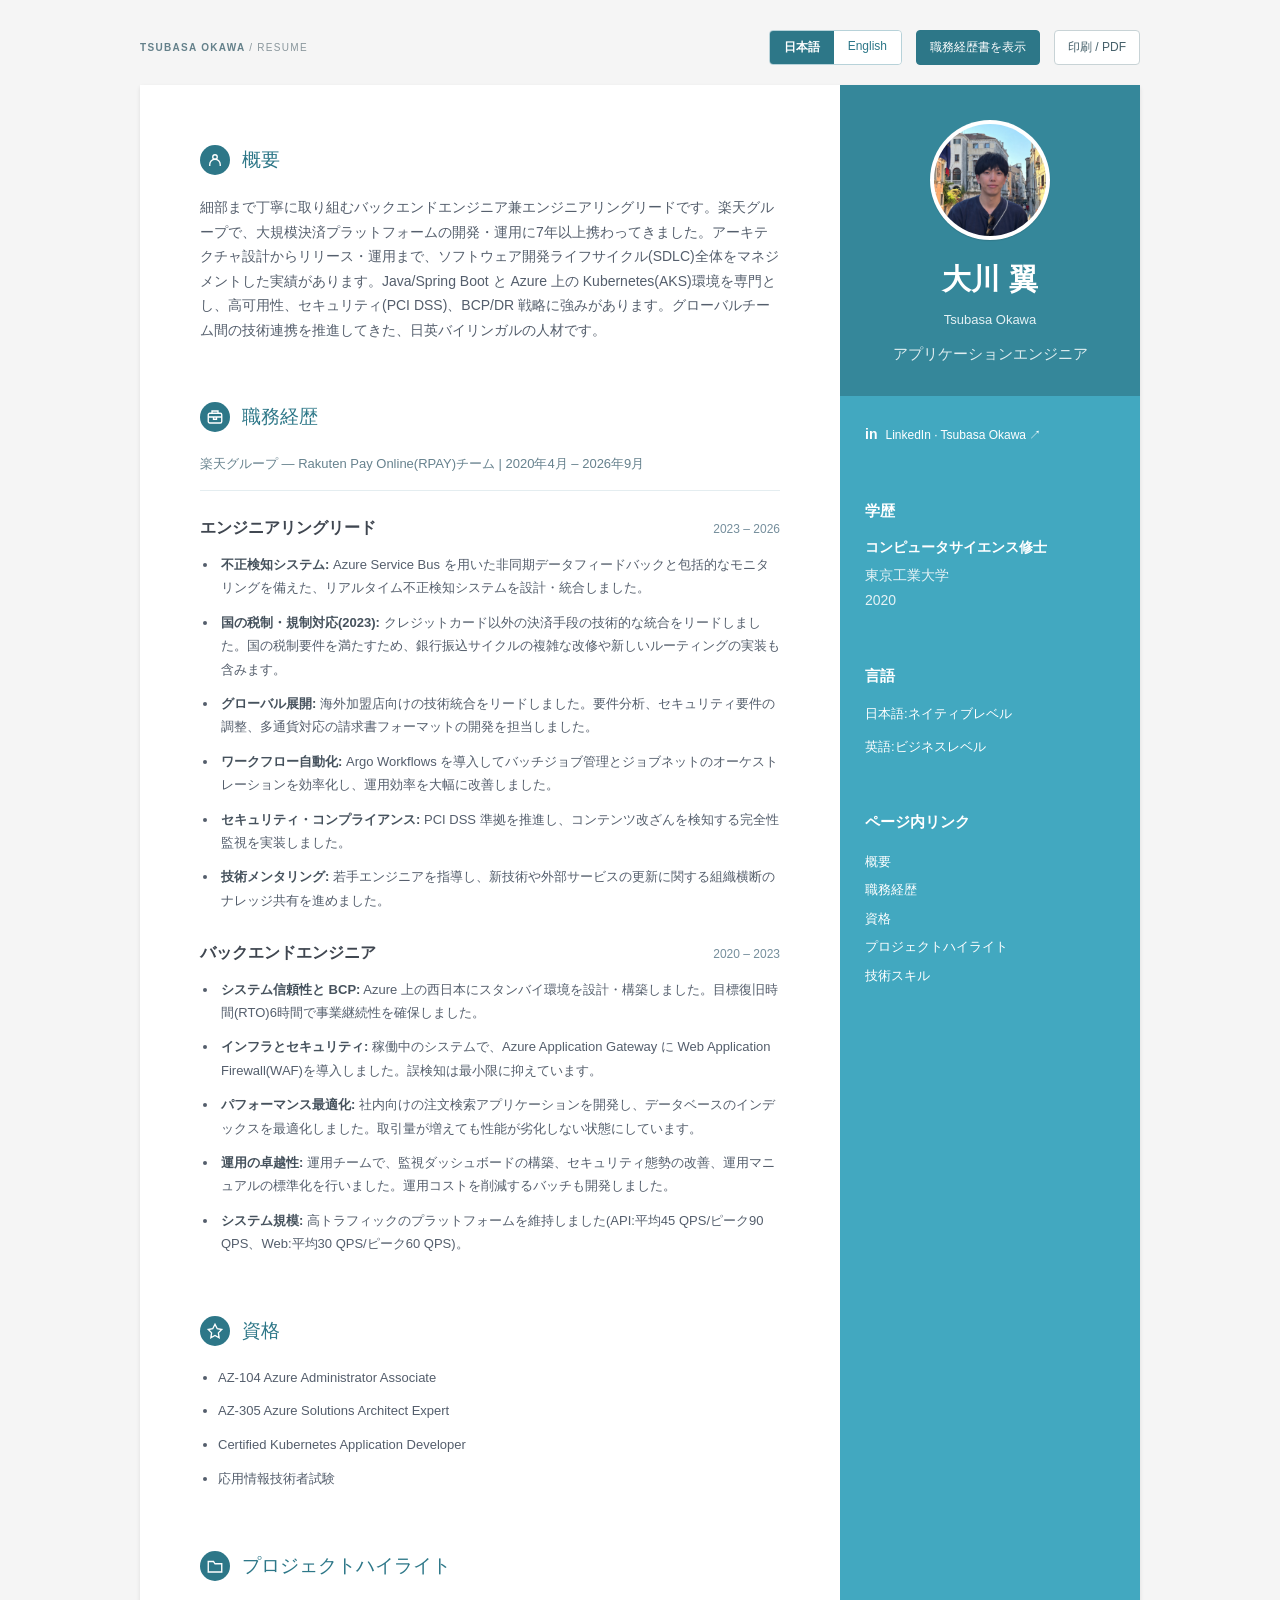
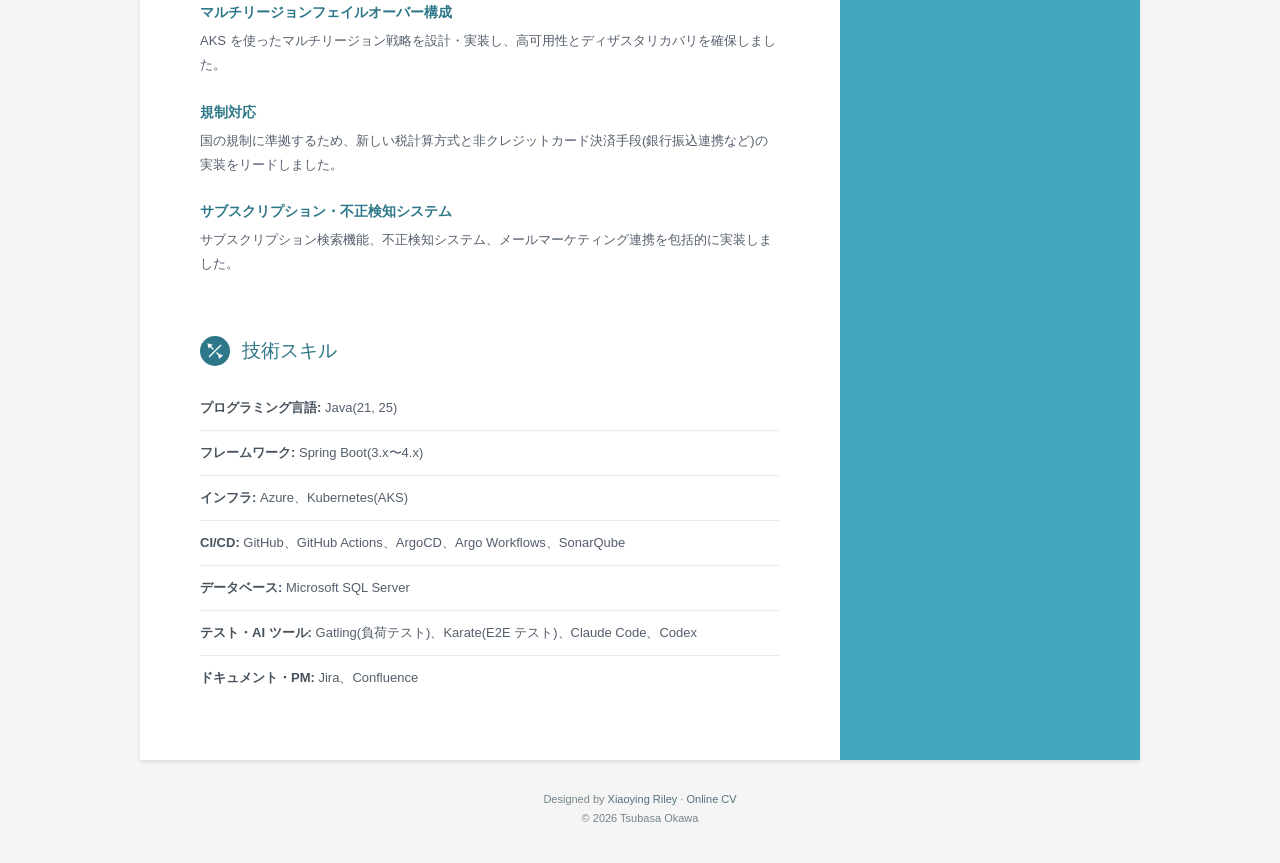
<file: index.html>
<!doctype html><html lang="ja"><head><meta charset="utf-8"><meta name="viewport" content="width=device-width,initial-scale=1"><title>大川 翼 | 履歴書</title><meta name="description" content="細部まで丁寧に取り組むバックエンドエンジニア兼エンジニアリングリードです。楽天グループで、大規模決済プラットフォームの開発・運用に7年以上携わってきました。アーキテクチャ設計からリリース・運用まで、ソフトウェア開発ライフサイクル(SDLC)全体をマネジメントした実績があります。Java/Spring Boot と Azure 上の Kubernetes(AKS)環境を専門とし、高可用性、セキュリティ(PCI DSS)、BCP/DR 戦略に強みがあります。グローバルチーム間の技術連携を推進してきた、日英バイリンガルの人材です。"><meta property="og:title" content="大川 翼 | Resume"><meta property="og:description" content="Backend Engineer & Engineering Lead · Java / Spring Boot · Azure / Kubernetes"><meta property="og:type" content="website"><link rel="alternate" hreflang="ja" href="./"><link rel="alternate" hreflang="en" href="./en/"><link rel="icon" type="image/svg+xml" href="./favicon.svg"><link rel="stylesheet" href="./theme.css"><link rel="stylesheet" href="./custom.css?v=pdf-download-1"><script src="./app.js?v=print-button-only-1" defer></script></head><body><a class="skip-link" href="#main">本文へ移動</a><header class="toolbar"><span class="toolbar-label">TSUBASA OKAWA <span>/ RESUME</span></span><div class="toolbar-actions"><nav class="language-switch" aria-label="表示言語"><a href="./" hreflang="ja" lang="ja" aria-current="page">日本語</a><a href="./en/" hreflang="en" lang="en" >English</a></nav><a class="print-control pdf-download" href="./pdf/ja.pdf" target="_blank" rel="noopener noreferrer" type="application/pdf">職務経歴書を表示</a><button class="print-control" type="button">印刷 / PDF</button></div></header><div class="wrapper"><aside class="sidebar-wrapper" aria-label="プロフィール情報"><div class="profile-container"><img class="avatar profile-photo" src="./profile.jpg" width="120" height="120" alt="大川 翼のプロフィール写真"><h1 class="name">大川 翼</h1><p class="roman-name">Tsubasa Okawa</p><p class="tagline">アプリケーションエンジニア</p></div><div class="contact-container container-block"><ul class="contact-list list-unstyled"><li><a href="https://www.linkedin.com/in/tsubasa-okawa-060a80186" target="_blank" rel="noopener noreferrer"><span class="linkedin-icon" aria-hidden="true">in</span>LinkedIn · Tsubasa Okawa ↗</a></li></ul></div><section class="education-container container-block"><h2 class="container-block-title">学歴</h2><div class="item"><h3 class="degree">コンピュータサイエンス修士</h3><p class="meta">東京工業大学</p><p class="time">2020</p></div></section><section class="languages-container container-block"><h2 class="container-block-title">言語</h2><ul class="languages-list list-unstyled"><li>日本語:ネイティブレベル</li><li>英語:ビジネスレベル</li></ul></section><nav class="container-block resume-nav" aria-label="ページ内リンク"><h2 class="container-block-title">ページ内リンク</h2><ul class="list-unstyled"><li><a href="#profile">概要</a></li><li><a href="#experience">職務経歴</a></li><li><a href="#certifications">資格</a></li><li><a href="#projects">プロジェクトハイライト</a></li><li><a href="#skills">技術スキル</a></li></ul></nav></aside><main class="main-wrapper" id="main"><section class="section summary-section"><h2 class="section-title" id="profile"><span class="section-icon" aria-hidden="true"><svg viewBox="0 0 24 24" fill="none" stroke="currentColor" stroke-width="1.8"><circle cx="12" cy="8" r="3"/><path d="M5 20v-2a7 7 0 0 1 14 0v2"/></svg></span>概要</h2><p>細部まで丁寧に取り組むバックエンドエンジニア兼エンジニアリングリードです。楽天グループで、大規模決済プラットフォームの開発・運用に7年以上携わってきました。アーキテクチャ設計からリリース・運用まで、ソフトウェア開発ライフサイクル(SDLC)全体をマネジメントした実績があります。Java/Spring Boot と Azure 上の Kubernetes(AKS)環境を専門とし、高可用性、セキュリティ(PCI DSS)、BCP/DR 戦略に強みがあります。グローバルチーム間の技術連携を推進してきた、日英バイリンガルの人材です。</p></section><section class="section experiences-section"><h2 class="section-title" id="experience"><span class="section-icon" aria-hidden="true"><svg viewBox="0 0 24 24" fill="none" stroke="currentColor" stroke-width="1.8"><rect x="3" y="7" width="18" height="13" rx="2"/><path d="M8 7V4h8v3M3 12h18M10 12v3h4v-3"/></svg></span>職務経歴</h2><p class="employer">楽天グループ — Rakuten Pay Online(RPAY)チーム | 2020年4月 – 2026年9月</p><article class="item"><div class="upper-row"><h3 class="job-title">エンジニアリングリード</h3><span class="time">2023 – 2026</span></div><ul class="achievement-list"><li><strong>不正検知システム:</strong> Azure Service Bus を用いた非同期データフィードバックと包括的なモニタリングを備えた、リアルタイム不正検知システムを設計・統合しました。</li><li><strong>国の税制・規制対応(2023):</strong> クレジットカード以外の決済手段の技術的な統合をリードしました。国の税制要件を満たすため、銀行振込サイクルの複雑な改修や新しいルーティングの実装も含みます。</li><li><strong>グローバル展開:</strong> 海外加盟店向けの技術統合をリードしました。要件分析、セキュリティ要件の調整、多通貨対応の請求書フォーマットの開発を担当しました。</li><li><strong>ワークフロー自動化:</strong> Argo Workflows を導入してバッチジョブ管理とジョブネットのオーケストレーションを効率化し、運用効率を大幅に改善しました。</li><li><strong>セキュリティ・コンプライアンス:</strong> PCI DSS 準拠を推進し、コンテンツ改ざんを検知する完全性監視を実装しました。</li><li><strong>技術メンタリング:</strong> 若手エンジニアを指導し、新技術や外部サービスの更新に関する組織横断のナレッジ共有を進めました。</li></ul></article><article class="item"><div class="upper-row"><h3 class="job-title">バックエンドエンジニア</h3><span class="time">2020 – 2023</span></div><ul class="achievement-list"><li><strong>システム信頼性と BCP:</strong> Azure 上の西日本にスタンバイ環境を設計・構築しました。目標復旧時間(RTO)6時間で事業継続性を確保しました。</li><li><strong>インフラとセキュリティ:</strong> 稼働中のシステムで、Azure Application Gateway に Web Application Firewall(WAF)を導入しました。誤検知は最小限に抑えています。</li><li><strong>パフォーマンス最適化:</strong> 社内向けの注文検索アプリケーションを開発し、データベースのインデックスを最適化しました。取引量が増えても性能が劣化しない状態にしています。</li><li><strong>運用の卓越性:</strong> 運用チームで、監視ダッシュボードの構築、セキュリティ態勢の改善、運用マニュアルの標準化を行いました。運用コストを削減するバッチも開発しました。</li><li><strong>システム規模:</strong> 高トラフィックのプラットフォームを維持しました(API:平均45 QPS/ピーク90 QPS、Web:平均30 QPS/ピーク60 QPS)。</li></ul></article></section><section class="section certifications-section"><h2 class="section-title" id="certifications"><span class="section-icon" aria-hidden="true"><svg viewBox="0 0 24 24" fill="none" stroke="currentColor" stroke-width="1.8"><path d="m12 3 3 6 6 1-4.5 4.5 1 6.5-5.5-3-5.5 3 1-6.5L3 10l6-1z"/></svg></span>資格</h2><ul class="certification-list"><li>AZ-104 Azure Administrator Associate</li><li>AZ-305 Azure Solutions Architect Expert</li><li>Certified Kubernetes Application Developer</li><li>応用情報技術者試験</li></ul></section><section class="section projects-section"><h2 class="section-title" id="projects"><span class="section-icon" aria-hidden="true"><svg viewBox="0 0 24 24" fill="none" stroke="currentColor" stroke-width="1.8"><path d="M3 6h7l2 3h9v11H3z"/></svg></span>プロジェクトハイライト</h2><article class="item project-item"><h3 class="project-title">マルチリージョンフェイルオーバー構成</h3><p>AKS を使ったマルチリージョン戦略を設計・実装し、高可用性とディザスタリカバリを確保しました。</p></article><article class="item project-item"><h3 class="project-title">規制対応</h3><p>国の規制に準拠するため、新しい税計算方式と非クレジットカード決済手段(銀行振込連携など)の実装をリードしました。</p></article><article class="item project-item"><h3 class="project-title">サブスクリプション・不正検知システム</h3><p>サブスクリプション検索機能、不正検知システム、メールマーケティング連携を包括的に実装しました。</p></article></section><section class="section skillset"><h2 class="section-title" id="skills"><span class="section-icon" aria-hidden="true"><svg viewBox="0 0 24 24" fill="none" stroke="currentColor" stroke-width="1.8"><path d="m4 4 6 6M14 14l6 6M4 20l16-16M3 3l4 1-3 3zM17 17l4 1-3 3z"/></svg></span>技術スキル</h2><div class="skill-row"><strong>プログラミング言語:</strong> Java(21, 25)</div><div class="skill-row"><strong>フレームワーク:</strong> Spring Boot(3.x〜4.x)</div><div class="skill-row"><strong>インフラ:</strong> Azure、Kubernetes(AKS)</div><div class="skill-row"><strong>CI/CD:</strong> GitHub、GitHub Actions、ArgoCD、Argo Workflows、SonarQube</div><div class="skill-row"><strong>データベース:</strong> Microsoft SQL Server</div><div class="skill-row"><strong>テスト・AI ツール:</strong> Gatling(負荷テスト)、Karate(E2E テスト)、Claude Code、Codex</div><div class="skill-row"><strong>ドキュメント・PM:</strong> Jira、Confluence</div></section></main></div><footer class="footer"><small class="copyright">Designed by <a href="https://themes.3rdwavemedia.com/" target="_blank" rel="noopener noreferrer">Xiaoying Riley</a> · <a href="https://github.com/sharu725/online-cv" target="_blank" rel="noopener noreferrer">Online CV</a><br>© 2026 Tsubasa Okawa</small></footer></body></html>
</file>
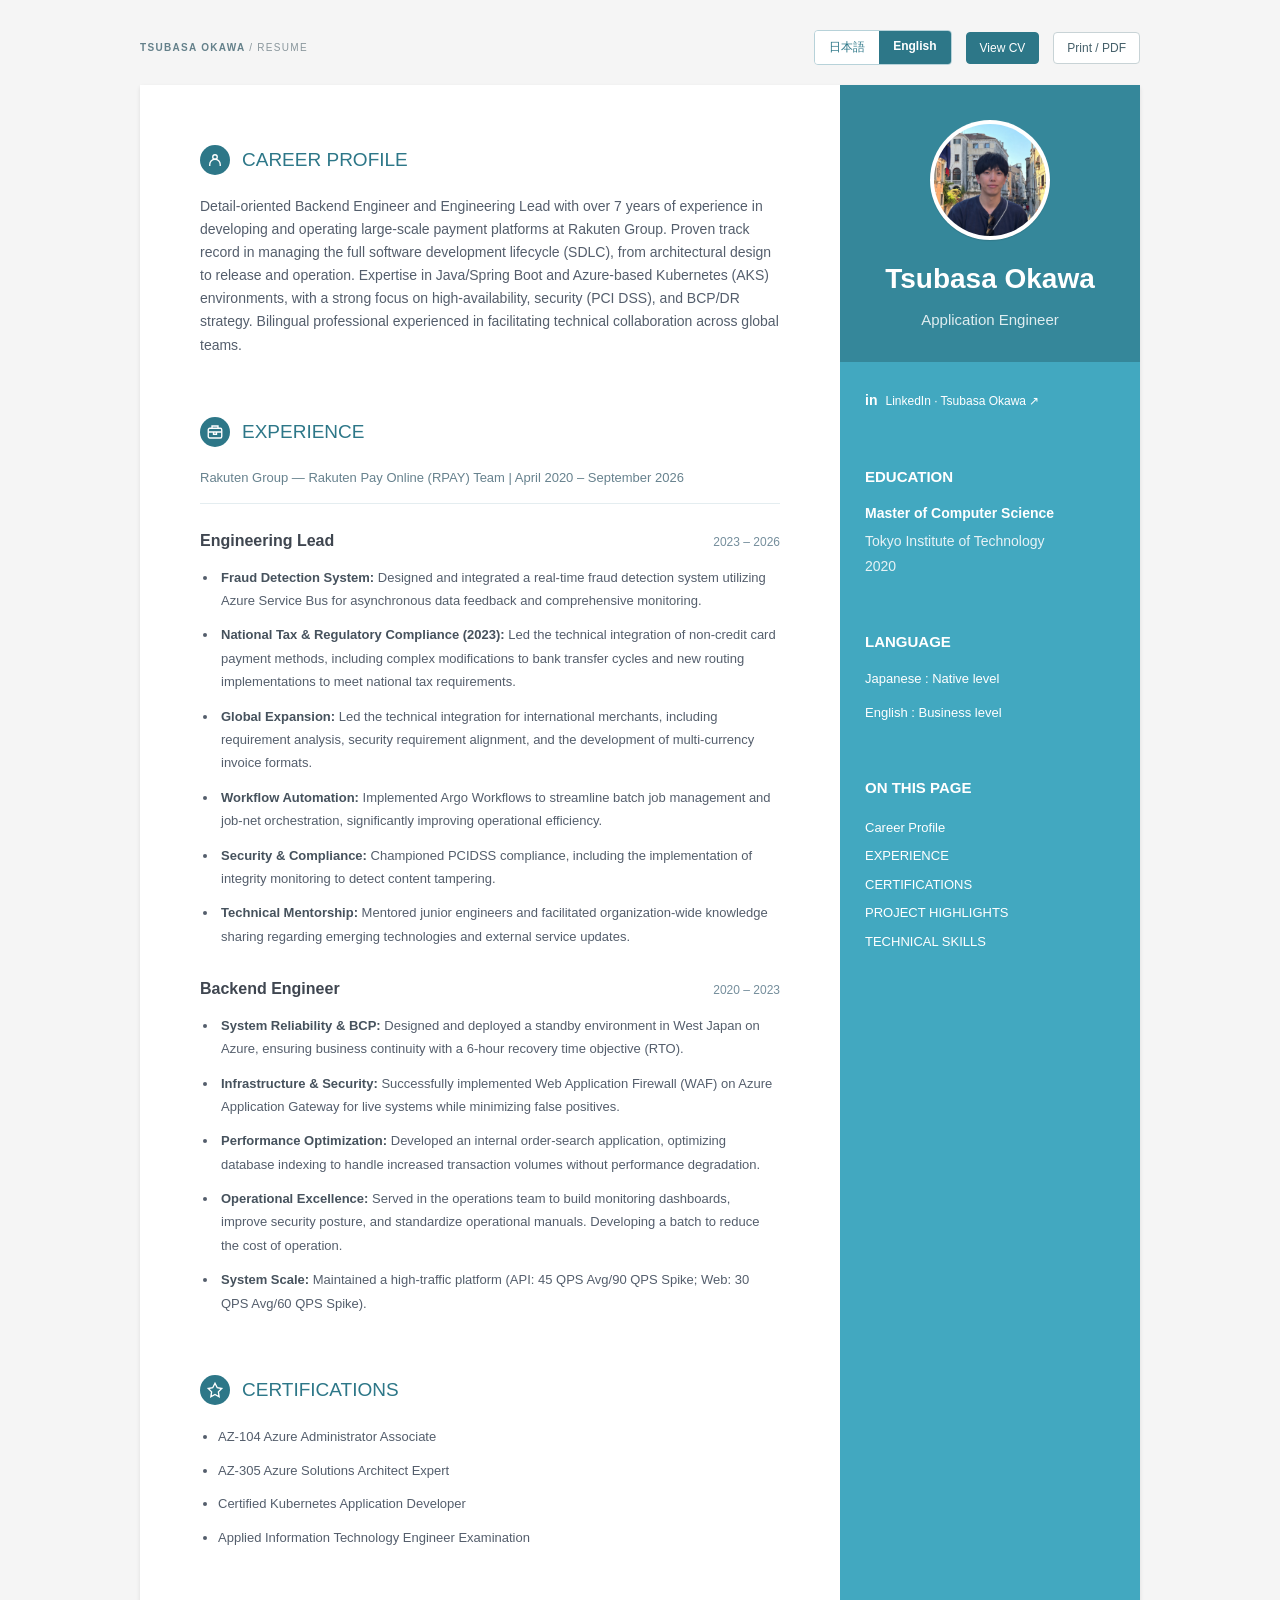
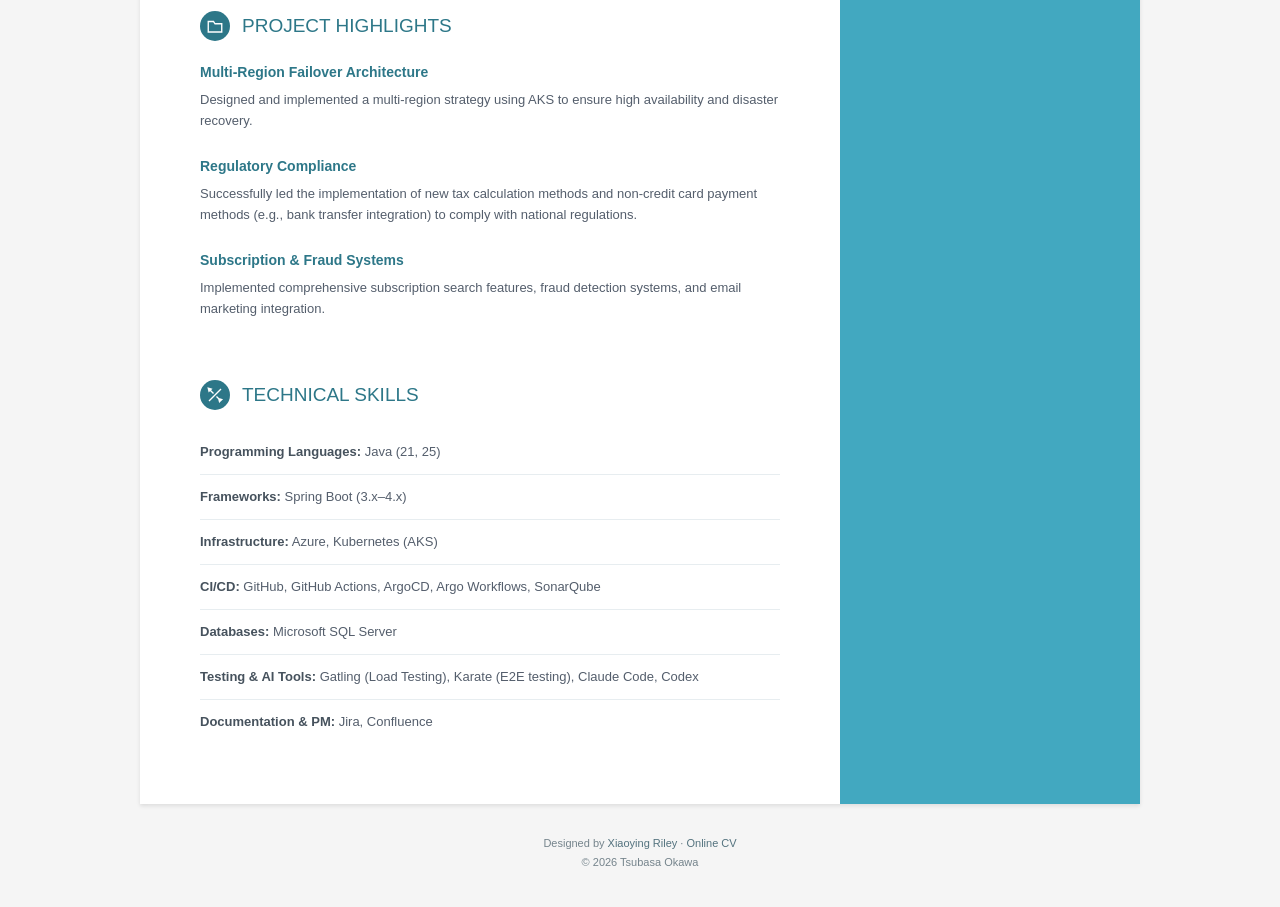
<file: en/index.html>
<!doctype html><html lang="en"><head><meta charset="utf-8"><meta name="viewport" content="width=device-width,initial-scale=1"><title>Tsubasa Okawa | Resume</title><meta name="description" content="Detail-oriented Backend Engineer and Engineering Lead with over 7 years of experience in developing and operating large-scale payment platforms at Rakuten Group. Proven track record in managing the full software development lifecycle (SDLC), from architectural design to release and operation. Expertise in Java/Spring Boot and Azure-based Kubernetes (AKS) environments, with a strong focus on high-availability, security (PCI DSS), and BCP/DR strategy. Bilingual professional experienced in facilitating technical collaboration across global teams."><meta property="og:title" content="Tsubasa Okawa | Resume"><meta property="og:description" content="Backend Engineer & Engineering Lead · Java / Spring Boot · Azure / Kubernetes"><meta property="og:type" content="website"><link rel="alternate" hreflang="ja" href="../"><link rel="alternate" hreflang="en" href="./"><link rel="icon" type="image/svg+xml" href="../favicon.svg"><link rel="stylesheet" href="../theme.css"><link rel="stylesheet" href="../custom.css?v=pdf-download-1"><script src="../app.js?v=print-button-only-1" defer></script></head><body><a class="skip-link" href="#main">Skip to content</a><header class="toolbar"><span class="toolbar-label">TSUBASA OKAWA <span>/ RESUME</span></span><div class="toolbar-actions"><nav class="language-switch" aria-label="Display language"><a href="../" hreflang="ja" lang="ja" >日本語</a><a href="./" hreflang="en" lang="en" aria-current="page">English</a></nav><a class="print-control pdf-download" href="../pdf/en.pdf" target="_blank" rel="noopener noreferrer" type="application/pdf">View CV</a><button class="print-control" type="button">Print / PDF</button></div></header><div class="wrapper"><aside class="sidebar-wrapper" aria-label="Profile details"><div class="profile-container"><img class="avatar profile-photo" src="../profile.jpg" width="120" height="120" alt="Portrait of Tsubasa Okawa"><h1 class="name">Tsubasa Okawa</h1><p class="tagline">Application Engineer</p></div><div class="contact-container container-block"><ul class="contact-list list-unstyled"><li><a href="https://www.linkedin.com/in/tsubasa-okawa-060a80186" target="_blank" rel="noopener noreferrer"><span class="linkedin-icon" aria-hidden="true">in</span>LinkedIn · Tsubasa Okawa ↗</a></li></ul></div><section class="education-container container-block"><h2 class="container-block-title">EDUCATION</h2><div class="item"><h3 class="degree">Master of Computer Science</h3><p class="meta">Tokyo Institute of Technology</p><p class="time">2020</p></div></section><section class="languages-container container-block"><h2 class="container-block-title">LANGUAGE</h2><ul class="languages-list list-unstyled"><li>Japanese : Native level</li><li>English : Business level</li></ul></section><nav class="container-block resume-nav" aria-label="On this page"><h2 class="container-block-title">On this page</h2><ul class="list-unstyled"><li><a href="#profile">Career Profile</a></li><li><a href="#experience">EXPERIENCE</a></li><li><a href="#certifications">CERTIFICATIONS</a></li><li><a href="#projects">PROJECT HIGHLIGHTS</a></li><li><a href="#skills">TECHNICAL SKILLS</a></li></ul></nav></aside><main class="main-wrapper" id="main"><section class="section summary-section"><h2 class="section-title" id="profile"><span class="section-icon" aria-hidden="true"><svg viewBox="0 0 24 24" fill="none" stroke="currentColor" stroke-width="1.8"><circle cx="12" cy="8" r="3"/><path d="M5 20v-2a7 7 0 0 1 14 0v2"/></svg></span>Career Profile</h2><p>Detail-oriented Backend Engineer and Engineering Lead with over 7 years of experience in developing and operating large-scale payment platforms at Rakuten Group. Proven track record in managing the full software development lifecycle (SDLC), from architectural design to release and operation. Expertise in Java/Spring Boot and Azure-based Kubernetes (AKS) environments, with a strong focus on high-availability, security (PCI DSS), and BCP/DR strategy. Bilingual professional experienced in facilitating technical collaboration across global teams.</p></section><section class="section experiences-section"><h2 class="section-title" id="experience"><span class="section-icon" aria-hidden="true"><svg viewBox="0 0 24 24" fill="none" stroke="currentColor" stroke-width="1.8"><rect x="3" y="7" width="18" height="13" rx="2"/><path d="M8 7V4h8v3M3 12h18M10 12v3h4v-3"/></svg></span>EXPERIENCE</h2><p class="employer">Rakuten Group — Rakuten Pay Online (RPAY) Team | April 2020 – September 2026</p><article class="item"><div class="upper-row"><h3 class="job-title">Engineering Lead</h3><span class="time">2023 – 2026</span></div><ul class="achievement-list"><li><strong>Fraud Detection System:</strong> Designed and integrated a real-time fraud detection system utilizing Azure Service Bus for asynchronous data feedback and comprehensive monitoring.</li><li><strong>National Tax &amp; Regulatory Compliance (2023):</strong> Led the technical integration of non-credit card payment methods, including complex modifications to bank transfer cycles and new routing implementations to meet national tax requirements.</li><li><strong>Global Expansion:</strong> Led the technical integration for international merchants, including requirement analysis, security requirement alignment, and the development of multi-currency invoice formats.</li><li><strong>Workflow Automation:</strong> Implemented Argo Workflows to streamline batch job management and job-net orchestration, significantly improving operational efficiency.</li><li><strong>Security &amp; Compliance:</strong> Championed PCIDSS compliance, including the implementation of integrity monitoring to detect content tampering.</li><li><strong>Technical Mentorship:</strong> Mentored junior engineers and facilitated organization-wide knowledge sharing regarding emerging technologies and external service updates.</li></ul></article><article class="item"><div class="upper-row"><h3 class="job-title">Backend Engineer</h3><span class="time">2020 – 2023</span></div><ul class="achievement-list"><li><strong>System Reliability &amp; BCP:</strong> Designed and deployed a standby environment in West Japan on Azure, ensuring business continuity with a 6-hour recovery time objective (RTO).</li><li><strong>Infrastructure &amp; Security:</strong> Successfully implemented Web Application Firewall (WAF) on Azure Application Gateway for live systems while minimizing false positives.</li><li><strong>Performance Optimization:</strong> Developed an internal order-search application, optimizing database indexing to handle increased transaction volumes without performance degradation.</li><li><strong>Operational Excellence:</strong> Served in the operations team to build monitoring dashboards, improve security posture, and standardize operational manuals. Developing a batch to reduce the cost of operation.</li><li><strong>System Scale:</strong> Maintained a high-traffic platform (API: 45 QPS Avg/90 QPS Spike; Web: 30 QPS Avg/60 QPS Spike).</li></ul></article></section><section class="section certifications-section"><h2 class="section-title" id="certifications"><span class="section-icon" aria-hidden="true"><svg viewBox="0 0 24 24" fill="none" stroke="currentColor" stroke-width="1.8"><path d="m12 3 3 6 6 1-4.5 4.5 1 6.5-5.5-3-5.5 3 1-6.5L3 10l6-1z"/></svg></span>CERTIFICATIONS</h2><ul class="certification-list"><li>AZ-104  Azure Administrator Associate</li><li>AZ-305 Azure Solutions Architect Expert</li><li>Certified Kubernetes Application Developer</li><li>Applied Information Technology Engineer Examination</li></ul></section><section class="section projects-section"><h2 class="section-title" id="projects"><span class="section-icon" aria-hidden="true"><svg viewBox="0 0 24 24" fill="none" stroke="currentColor" stroke-width="1.8"><path d="M3 6h7l2 3h9v11H3z"/></svg></span>PROJECT HIGHLIGHTS</h2><article class="item project-item"><h3 class="project-title">Multi-Region Failover Architecture</h3><p>Designed and implemented a multi-region strategy using AKS to ensure high availability and disaster recovery.</p></article><article class="item project-item"><h3 class="project-title">Regulatory Compliance</h3><p>Successfully led the implementation of new tax calculation methods and non-credit card payment methods (e.g., bank transfer integration) to comply with national regulations.</p></article><article class="item project-item"><h3 class="project-title">Subscription &amp; Fraud Systems</h3><p>Implemented comprehensive subscription search features, fraud detection systems, and email marketing integration.</p></article></section><section class="section skillset"><h2 class="section-title" id="skills"><span class="section-icon" aria-hidden="true"><svg viewBox="0 0 24 24" fill="none" stroke="currentColor" stroke-width="1.8"><path d="m4 4 6 6M14 14l6 6M4 20l16-16M3 3l4 1-3 3zM17 17l4 1-3 3z"/></svg></span>TECHNICAL SKILLS</h2><div class="skill-row"><strong>Programming Languages:</strong> Java (21, 25)</div><div class="skill-row"><strong>Frameworks:</strong> Spring Boot (3.x–4.x)</div><div class="skill-row"><strong>Infrastructure:</strong> Azure, Kubernetes (AKS)</div><div class="skill-row"><strong>CI/CD:</strong> GitHub, GitHub Actions, ArgoCD, Argo Workflows, SonarQube</div><div class="skill-row"><strong>Databases:</strong> Microsoft SQL Server</div><div class="skill-row"><strong>Testing &amp; AI Tools:</strong> Gatling (Load Testing), Karate (E2E testing), Claude Code, Codex</div><div class="skill-row"><strong>Documentation &amp; PM:</strong> Jira, Confluence</div></section></main></div><footer class="footer"><small class="copyright">Designed by <a href="https://themes.3rdwavemedia.com/" target="_blank" rel="noopener noreferrer">Xiaoying Riley</a> · <a href="https://github.com/sharu725/online-cv" target="_blank" rel="noopener noreferrer">Online CV</a><br>© 2026 Tsubasa Okawa</small></footer></body></html>
</file>
<file: theme.css>
body{font-family:"Roboto", sans-serif;color:#545E6C;background:#f5f5f5;font-size:14px;padding:30px;-webkit-font-smoothing:antialiased;-moz-osx-font-smoothing:grayscale}h1,h2,h3,h4,h5,h6{font-weight:700}a{color:#2d7788}a:hover{text-decoration:underline;color:#1a454f}a:focus{text-decoration:none}p{line-height:1.5}.wrapper{display:grid;grid-template-columns:repeat(10, 1fr);background:#42A8C0;max-width:1000px;margin:0 auto;position:relative;-webkit-box-shadow:0px 2px 4px rgba(0,0,0,0.1);-moz-box-shadow:0px 2px 4px rgba(0,0,0,0.1);box-shadow:0px 2px 4px rgba(0,0,0,0.1)}.sidebar-wrapper{grid-column:span 3;order:2;background:#42A8C0;color:#fff}.sidebar-wrapper a{color:#fff}.sidebar-wrapper .profile-container{padding:30px;background:rgba(0,0,0,0.2);text-align:center;color:#fff}.sidebar-wrapper .name{font-size:32px;font-weight:900;margin-top:0;margin-bottom:10px}.sidebar-wrapper .tagline{color:rgba(255,255,255,0.6);font-size:16px;font-weight:400;margin-top:0;margin-bottom:0}.sidebar-wrapper .profile{margin-bottom:15px}.sidebar-wrapper .avatar{max-width:100px;margin-bottom:15px;border:0px solid #fff;border-radius:100%;box-shadow:0 1px 1px rgba(0,0,0,0.1)}.sidebar-wrapper .contact-list .fas,.sidebar-wrapper .contact-list .fab,.sidebar-wrapper .contact-list .far{margin-right:5px;font-size:18px;vertical-align:middle}.sidebar-wrapper .contact-list li{margin-bottom:15px}.sidebar-wrapper .contact-list li:last-child{margin-bottom:0}.sidebar-wrapper .container-block{padding:30px}.sidebar-wrapper .container-block-title{text-transform:uppercase;font-size:16px;font-weight:700;margin-top:0;margin-bottom:15px}.sidebar-wrapper .degree{font-size:14px;margin-top:0;margin-bottom:5px}.sidebar-wrapper .education-container .item{margin-bottom:15px}.sidebar-wrapper .education-container .item:last-child{margin-bottom:0}.sidebar-wrapper .education-container .meta{color:rgba(255,255,255,0.6);font-weight:500;margin-bottom:0px;margin-top:0}.sidebar-wrapper .education-container .time{color:rgba(255,255,255,0.6);font-weight:500;margin-bottom:0px}.sidebar-wrapper .languages-container .lang-desc{color:rgba(255,255,255,0.6)}.sidebar-wrapper .languages-list{margin-bottom:0}.sidebar-wrapper .languages-list li{margin-bottom:10px}.sidebar-wrapper .languages-list li:last-child{margin-bottom:0}.sidebar-wrapper .interests-list{margin-bottom:0}.sidebar-wrapper .interests-list li{margin-bottom:10px}.sidebar-wrapper .interests-list li:last-child{margin-bottom:0}.main-wrapper{grid-column:span 7;order:1;background:#fff;padding:60px}.main-wrapper .section-title{text-transform:uppercase;font-size:20px;font-weight:500;color:#2d7788;position:relative;margin-top:0;margin-bottom:20px}.main-wrapper .section{margin-bottom:60px}.main-wrapper .experiences-section .item,.main-wrapper .recommendations-section .item,.main-wrapper .educations-section .item{margin-bottom:30px}.main-wrapper .upper-row,.main-wrapper .second-upper-row{position:relative;overflow:hidden;margin-bottom:2px;display:flex}.main-wrapper .job-title,.main-wrapper .degree,.main-wrapper .cert-title,.main-wrapper .recommendation-person{color:#3F4650;font-size:16px;margin-top:0;margin-bottom:0;font-weight:500;flex:75%}.main-wrapper .time,.main-wrapper .cert-url{position:absolute;right:0;top:0;color:#97AAC3;flex:25%}.main-wrapper .company,.main-wrapper .recommendation-role,.main-wrapper .university,.main-wrapper .cert-org{margin-bottom:10px;color:#97AAC3}.main-wrapper .project-title{font-size:16px;font-weight:400;margin-top:0;margin-bottom:5px;color:#2d7788}.main-wrapper .projects-section .intro{margin-bottom:30px}.main-wrapper .projects-section .item{margin-bottom:15px}.main-wrapper .oss-section .intro{margin-bottom:30px}.main-wrapper .oss-section .item{margin-bottom:15px}.main-wrapper .publication-title{font-size:16px;font-weight:400;color:#3F4650;margin-bottom:1px}.main-wrapper .publication-authors{font-style:italic;color:#97AAC3;margin-bottom:1px}.main-wrapper .publications-section .intro{margin-bottom:30px}.main-wrapper .publications-section .item{margin-bottom:15px}.skillset .item{margin-bottom:15px;overflow:hidden}.skillset .level-title{font-size:14px;margin-top:0;margin-bottom:12px}.skillset .level-bar{height:12px;background:#f5f5f5}.skillset .level-bar-inner{height:12px;background:#7bc2d3}.footer{padding-top:30px}.footer .copyright{line-height:1.6;color:#545E6C;font-size:13px}.footer .fa-heart{color:#fb866a}.print-button{position:fixed;top:20px;right:120px;z-index:1000;background:#42A8C0;color:#fff;padding:8px 15px;border-radius:4px;border:none;cursor:pointer;font-size:14px;box-shadow:0 2px 5px rgba(0,0,0,0.15);transition:all 0.3s ease}.print-button:hover{background:#34889b;transform:translateY(-1px);box-shadow:0 4px 8px rgba(0,0,0,0.2)}.print-button:active{transform:translateY(0);box-shadow:0 2px 4px rgba(0,0,0,0.1)}.print-button .fas{margin-right:5px}.pdf-button{position:fixed;top:20px;right:20px;z-index:1000;background:#42A8C0;color:#fff;padding:8px 15px;border-radius:4px;border:none;cursor:pointer;font-size:14px;box-shadow:0 2px 5px rgba(0,0,0,0.15);transition:all 0.3s ease}.pdf-button:hover{background:#34889b;transform:translateY(-1px);box-shadow:0 4px 8px rgba(0,0,0,0.2)}.pdf-button:active{transform:translateY(0);box-shadow:0 2px 4px rgba(0,0,0,0.1)}.pdf-button:disabled{opacity:0.7;cursor:not-allowed}.pdf-button .fas{margin-right:5px}@media (max-width: 767px){body{padding:0}.sidebar-wrapper{position:static;width:inherit}.wrapper{display:block}.main-wrapper{padding:30px}.main-wrapper .time{position:static;display:block;margin-top:5px}.main-wrapper .upper-row{margin-bottom:0}}@media (min-width: 992px){.skillset .level-title{float:left;width:30%;margin-bottom:0}.skillset .level-bar{width:70%;float:left;position:relative;top:1px}}.skillset .level-bar-inner{width:auto;-webkit-transition:width 2s ease-in-out;-moz-transition:width 2s ease-in-out;-o-transition:width 2s ease-in-out;transition:width 2s ease-in-out}.d-flex{display:flex}.ml-auto{margin-left:auto}.mr-1{margin-right:0.5rem}.mb-1{margin-bottom:0.5rem}@media print{@page{size:A4}body{font-size:9pt;background-color:white;padding:0}.wrapper{max-width:100%}.main-wrapper .time{padding:10px 30px 10px 10px;-webkit-print-color-adjust:exact}.sidebar-wrapper{position:static;-webkit-print-color-adjust:exact}.remove-container.container-block{display:none}footer{display:none}.skillset,.container-block{break-inside:avoid}.skillset .level-bar-inner{background-color:#42A8C0 !important;-webkit-print-color-adjust:exact}.fa-inverse,.fa-inverse:after,.fa-inverse:before{color:#ffffff !important}.print-button,.pdf-button,.d-print-none{display:none !important}}
</file>
<file: custom.css>
*{box-sizing:border-box}html{scroll-behavior:smooth;scroll-padding-top:24px}body{margin:0;font-family:Arial,"Hiragino Kaku Gothic ProN","Yu Gothic",Meiryo,sans-serif}a{text-decoration:none}a:focus-visible,button:focus-visible{outline:3px solid #1f5865;outline-offset:4px}button{font:inherit}p{line-height:1.75;margin:0 0 15px}h1,h2,h3{line-height:1.35}.list-unstyled{list-style:none;padding-left:0;margin:0}.toolbar{max-width:1000px;margin:0 auto 20px;display:flex;align-items:center;justify-content:space-between;gap:20px}.toolbar-label{font-size:10px;font-weight:700;letter-spacing:1.3px;color:#64808a}.toolbar-label span{font-weight:400;color:#89969c}.toolbar-actions{display:flex;align-items:center;gap:14px}.language-switch{display:flex;border:1px solid #b7d2d9;border-radius:4px;overflow:hidden}.language-switch a{font-size:12px;padding:8px 14px;background:#fff}.language-switch a[aria-current=page]{background:#2d7788;color:#fff;font-weight:700}.language-switch a:hover{text-decoration:none;background:#dcedf1;color:#245d6a}.language-switch a[aria-current=page]:hover{background:#245d6a;color:#fff}.print-control{font-size:12px;padding:8px 13px;border:1px solid #c8d3d6;background:#fff;border-radius:4px;color:#45606a;cursor:pointer}.skip-link{position:fixed;top:-100px;left:20px;background:#215767;color:#fff;padding:10px;z-index:5}.skip-link:focus{top:10px}.sidebar-wrapper{min-width:0}.main-wrapper{min-width:0}.sidebar-wrapper .profile-container{padding:35px 22px 30px}.monogram{width:100px;height:100px;margin:0 auto 20px;display:flex;align-items:center;justify-content:center;font-size:36px;font-weight:700;letter-spacing:-1px;border:4px solid #ffffff70!important;background:#ffffff22;color:#fff}.sidebar-wrapper .name{font-size:29px}.roman-name{font-size:13px;margin:0 0 10px;color:#e4f1f4}.sidebar-wrapper .tagline{font-size:15px;line-height:1.6;color:#dfedf0}.sidebar-wrapper .meta,.sidebar-wrapper .time{color:#e7f3f6!important}.sidebar-wrapper .contact-list a{font-size:12px;line-height:1.7;overflow-wrap:anywhere;display:flex;align-items:baseline;gap:8px}.linkedin-icon{font-size:14px;font-weight:700}.sidebar-wrapper .container-block{padding:27px 25px}.sidebar-wrapper .container-block-title{font-size:15px}.sidebar-wrapper .degree{line-height:1.6}.sidebar-wrapper .languages-list{font-size:13px;line-height:1.8}.resume-nav a{font-size:13px;line-height:2.2}.main-wrapper .section-title{display:flex;align-items:center;gap:12px;font-weight:500;font-size:19px;scroll-margin-top:20px}.section-icon{display:flex;align-items:center;justify-content:center;width:30px;height:30px;flex-shrink:0;border-radius:50%;background:#2d7788;color:#fff}.section-icon svg{width:18px;height:18px}.employer{font-size:13px;color:#67828e;margin-bottom:26px;padding-bottom:15px;border-bottom:1px solid #e4edf0;line-height:1.8}.main-wrapper .upper-row{align-items:baseline;gap:20px;overflow:visible;justify-content:space-between}.main-wrapper .job-title{font-size:16px;font-weight:600;flex:1}.main-wrapper .time{position:static;font-size:12px;white-space:nowrap;flex:none;color:#758e9c}.achievement-list{padding-left:18px;line-height:1.8;margin:14px 0 0;font-size:13px}.achievement-list li{padding-left:3px;margin-bottom:11px}.achievement-list strong{font-weight:600;color:#46525d}.certification-list{padding-left:18px;font-size:13px;line-height:1.9;margin:0}.certification-list li{margin-bottom:9px}.main-wrapper .project-title{font-weight:600;font-size:14px;line-height:1.65}.project-item p{font-size:13px;line-height:1.85}.main-wrapper .projects-section .item{margin-bottom:23px}.skill-row{font-size:13px;line-height:1.85;padding:10px 0;border-bottom:1px solid #e7edf0}.skill-row:last-child{border-bottom:0}.skill-row strong{color:#46525d}.main-wrapper .section:last-child{margin-bottom:0}.footer{text-align:center;padding-bottom:6px}.footer .copyright{font-size:11px;color:#75848c}.footer a{color:#53727e}html[lang=en] .sidebar-wrapper .name{font-size:28px}html[lang=en] .main-wrapper p{line-height:1.65}@media(max-width:900px) and (min-width:768px){.main-wrapper{padding:38px}.sidebar-wrapper .container-block{padding:25px 18px}.sidebar-wrapper .name{font-size:25px}html[lang=en] .sidebar-wrapper .name{font-size:24px}.main-wrapper .upper-row{flex-wrap:wrap;gap:5px}.main-wrapper .time{display:block}}@media(max-width:767px){.toolbar{padding:17px 18px;margin:0;flex-wrap:wrap;gap:12px;background:#fff}.toolbar-label{font-size:9px}.toolbar-actions{gap:9px;flex-wrap:wrap}.language-switch a{font-size:11px;padding:8px 13px}.print-control{font-size:11px}.sidebar-wrapper .profile-container{padding:26px 20px}.sidebar-wrapper .container-block{padding:20px 28px}.sidebar-wrapper .education-container,.sidebar-wrapper .languages-container{padding-block:15px}.sidebar-wrapper .contact-container{padding-top:22px;padding-bottom:7px}.sidebar-wrapper .resume-nav{display:none}.sidebar-wrapper .monogram{width:82px;height:82px;font-size:29px;margin-bottom:15px}.sidebar-wrapper .name{font-size:29px}.sidebar-wrapper .languages-list{display:flex;gap:8px 20px;flex-wrap:wrap}.sidebar-wrapper .languages-list li{margin:0}.main-wrapper{padding:35px 25px}.main-wrapper .section{margin-bottom:43px}.main-wrapper .upper-row{display:block}.main-wrapper .time{margin-top:7px;font-size:12px}.main-wrapper .job-title{font-size:16px}.main-wrapper .section-title{font-size:18px}.summary-section p{font-size:14px}.footer{padding:25px}.toolbar-actions{width:100%;justify-content:space-between}}@media print{html{scroll-behavior:auto}body{padding:0;font-size:10pt}.toolbar,.skip-link,.resume-nav,.footer{display:none!important}.wrapper{display:grid;grid-template-columns:repeat(10,1fr);box-shadow:none;max-width:100%}.sidebar-wrapper{order:2;grid-column:span 3;print-color-adjust:exact;-webkit-print-color-adjust:exact}.main-wrapper{order:1;grid-column:span 7;padding:22px;font-size:10pt}.main-wrapper .time{padding:0!important}.main-wrapper .upper-row{display:block}.main-wrapper .section{margin-bottom:26px}.main-wrapper .section-title{break-after:avoid}.achievement-list,.project-item p,.certification-list,.skill-row{font-size:9pt}.main-wrapper .item,.project-item,.sidebar-wrapper .container-block{break-inside:avoid}.sidebar-wrapper .profile-container{padding:22px 12px}.sidebar-wrapper .container-block{padding:18px 12px}.section-icon{print-color-adjust:exact;-webkit-print-color-adjust:exact}}@media(prefers-reduced-motion:reduce){html{scroll-behavior:auto}}

.sidebar-wrapper .profile-photo{display:block;width:120px;height:120px;max-width:none;object-fit:cover;object-position:center;border:4px solid #ffffff80;border-radius:50%;margin:0 auto 20px;background:#fff}
@media(max-width:767px){.sidebar-wrapper .profile-photo{width:100px;height:100px;margin-bottom:15px}}

.pdf-download{display:inline-block;background:#2d7788;border-color:#2d7788;color:#fff;white-space:nowrap}.pdf-download:hover,.pdf-download:focus{background:#245d6a;border-color:#245d6a;color:#fff;text-decoration:none}
</file>
